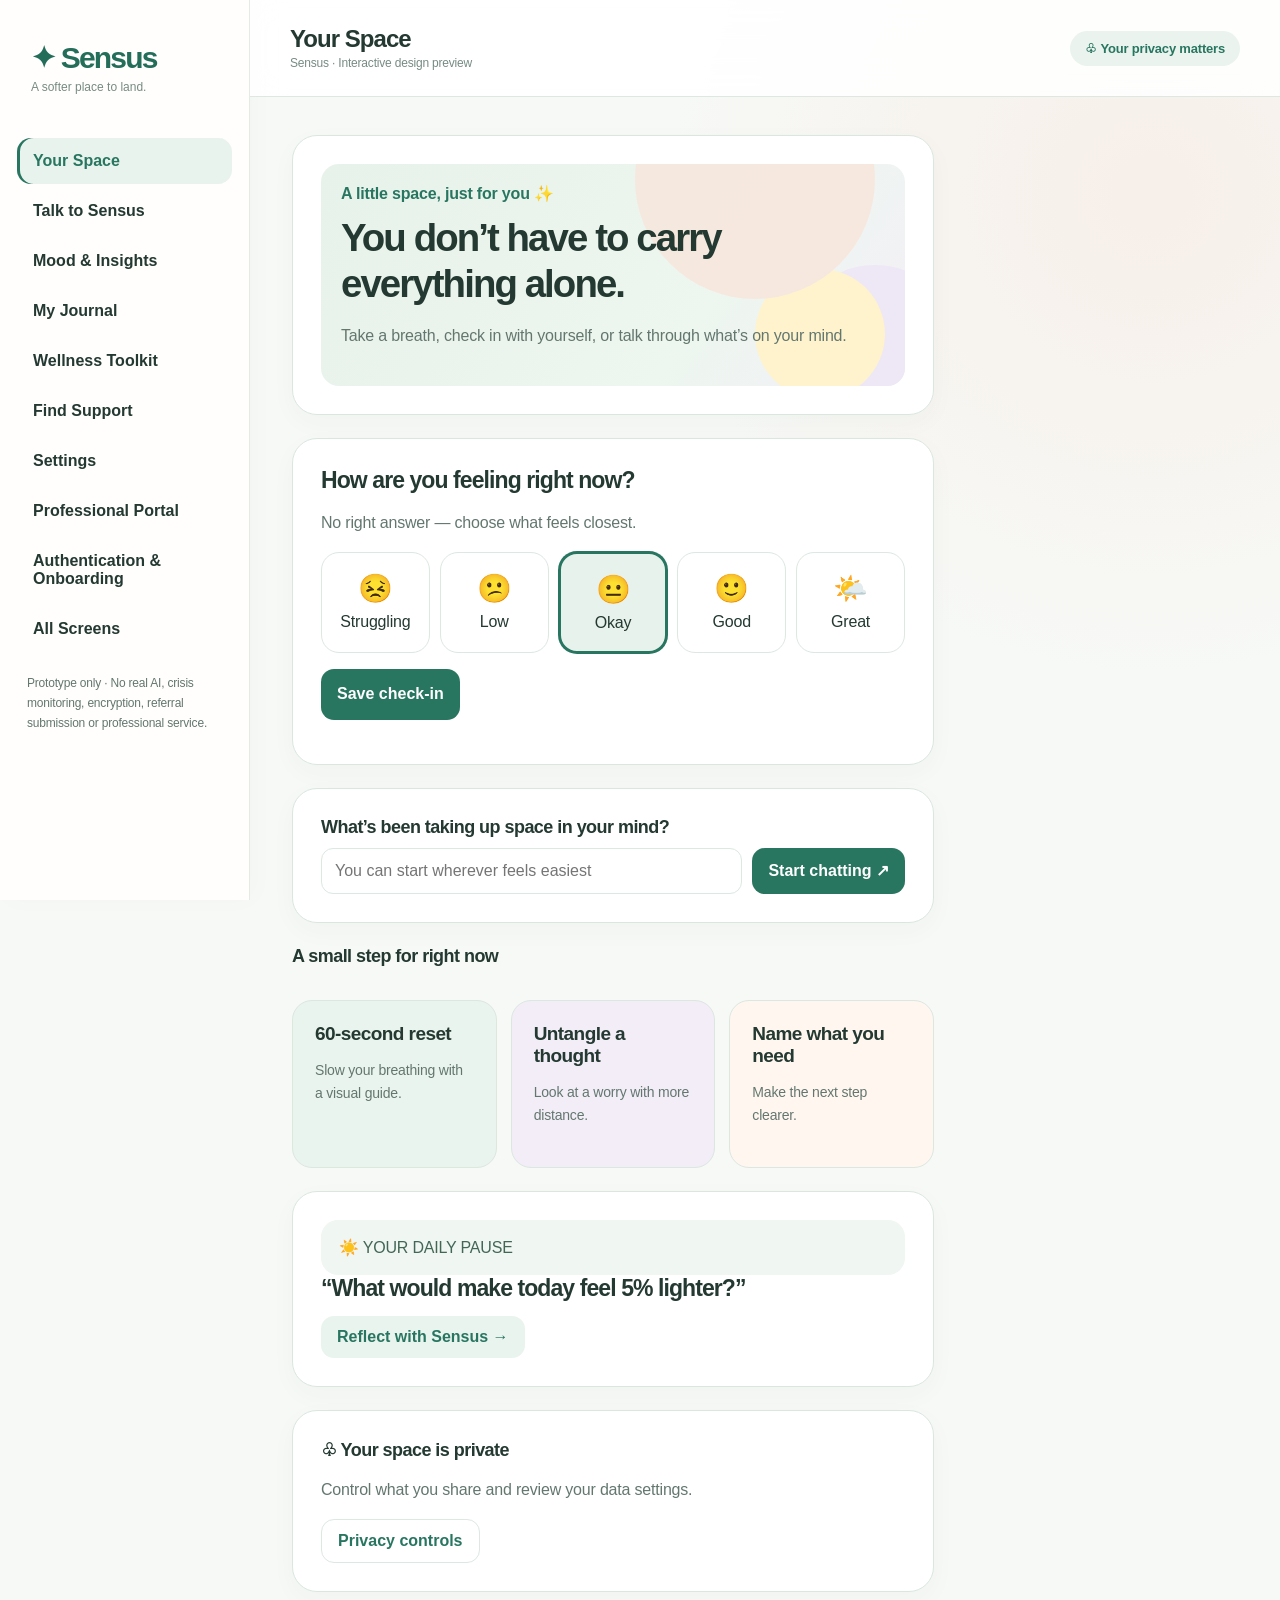
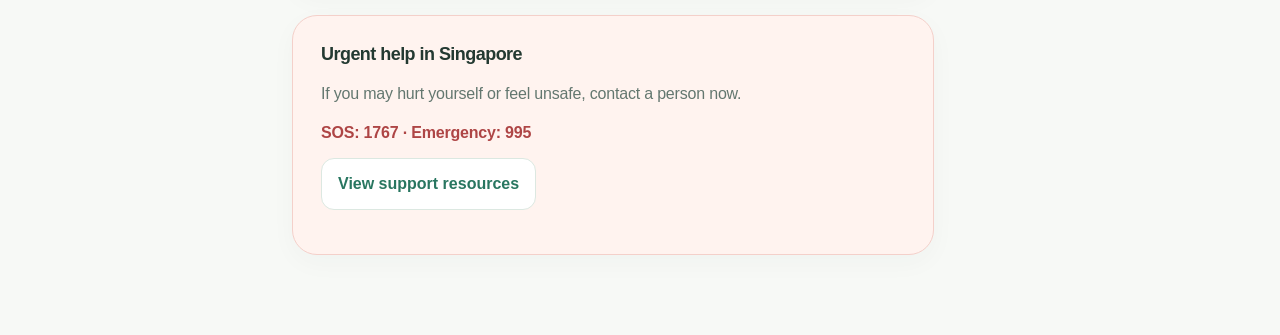
<file: index.html>
<!doctype html>
<html lang="en">
  <head>
    <meta charset="utf-8">
    <meta name="viewport" content="width=device-width,initial-scale=1">
    <title>Your Space — Sensus</title>
    <link rel="stylesheet" href="css/style.css">
  </head>
  <body data-page="Your Space" data-base="">
    <div class="layout">
      <aside>
        <div class="brand">✦ Sensus<small>A softer place to land.</small></div>
        <nav id="nav" aria-label="Main navigation"></nav>
        <p style="font-size:12px;padding:10px">Prototype only · No real AI, crisis monitoring, encryption, referral submission or professional service.</p>
      </aside>
      <main>
        <header>
          <div><strong id="title">Your Space</strong>
            <div><span>Sensus · Interactive design preview</span></div>
          </div><span class="pill">♧ Your privacy matters</span>
        </header>
        <div class="content" id="app"></div>
      </main>
    </div>
    <script src="js/app.js"></script>
  </body>
</html>
</file>
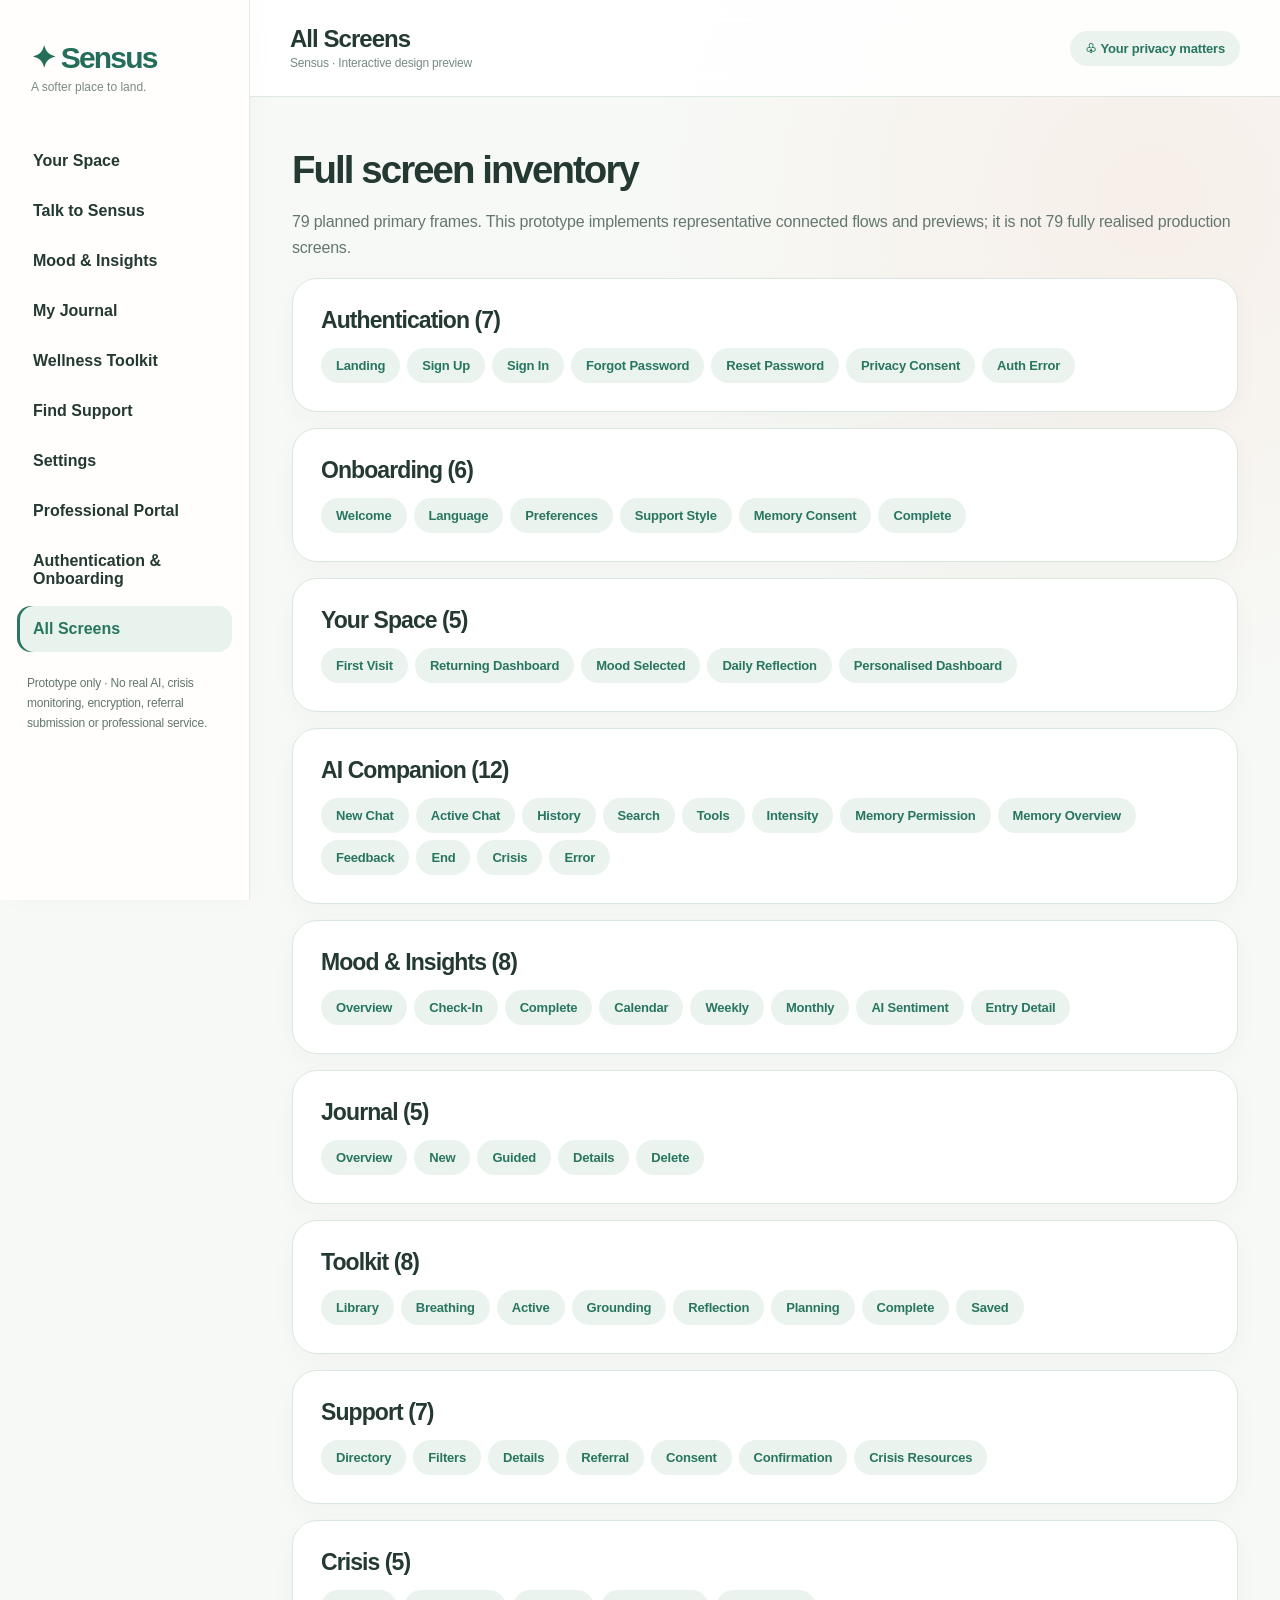
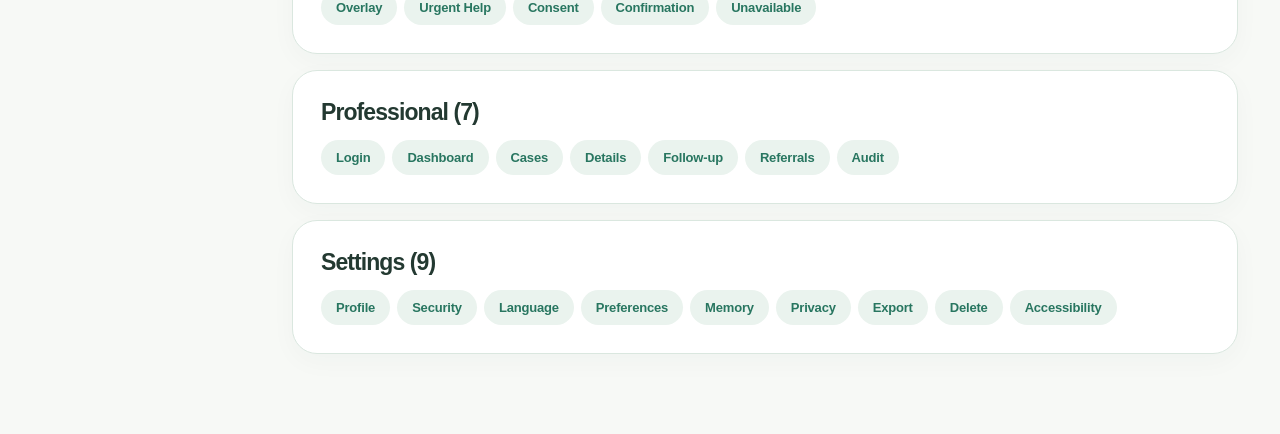
<file: pages/all-screens.html>
<!doctype html>
<html lang="en">
  <head>
    <meta charset="utf-8">
    <meta name="viewport" content="width=device-width,initial-scale=1">
    <title>All Screens — Sensus</title>
    <link rel="stylesheet" href="../css/style.css">
  </head>
  <body data-page="All Screens" data-base="../">
    <div class="layout">
      <aside>
        <div class="brand">✦ Sensus<small>A softer place to land.</small></div>
        <nav id="nav" aria-label="Main navigation"></nav>
        <p style="font-size:12px;padding:10px">Prototype only · No real AI, crisis monitoring, encryption, referral submission or professional service.</p>
      </aside>
      <main>
        <header>
          <div><strong id="title">All Screens</strong>
            <div><span>Sensus · Interactive design preview</span></div>
          </div><span class="pill">♧ Your privacy matters</span>
        </header>
        <div class="content" id="app"></div>
      </main>
    </div>
    <script src="../js/app.js"></script>
  </body>
</html>
</file>
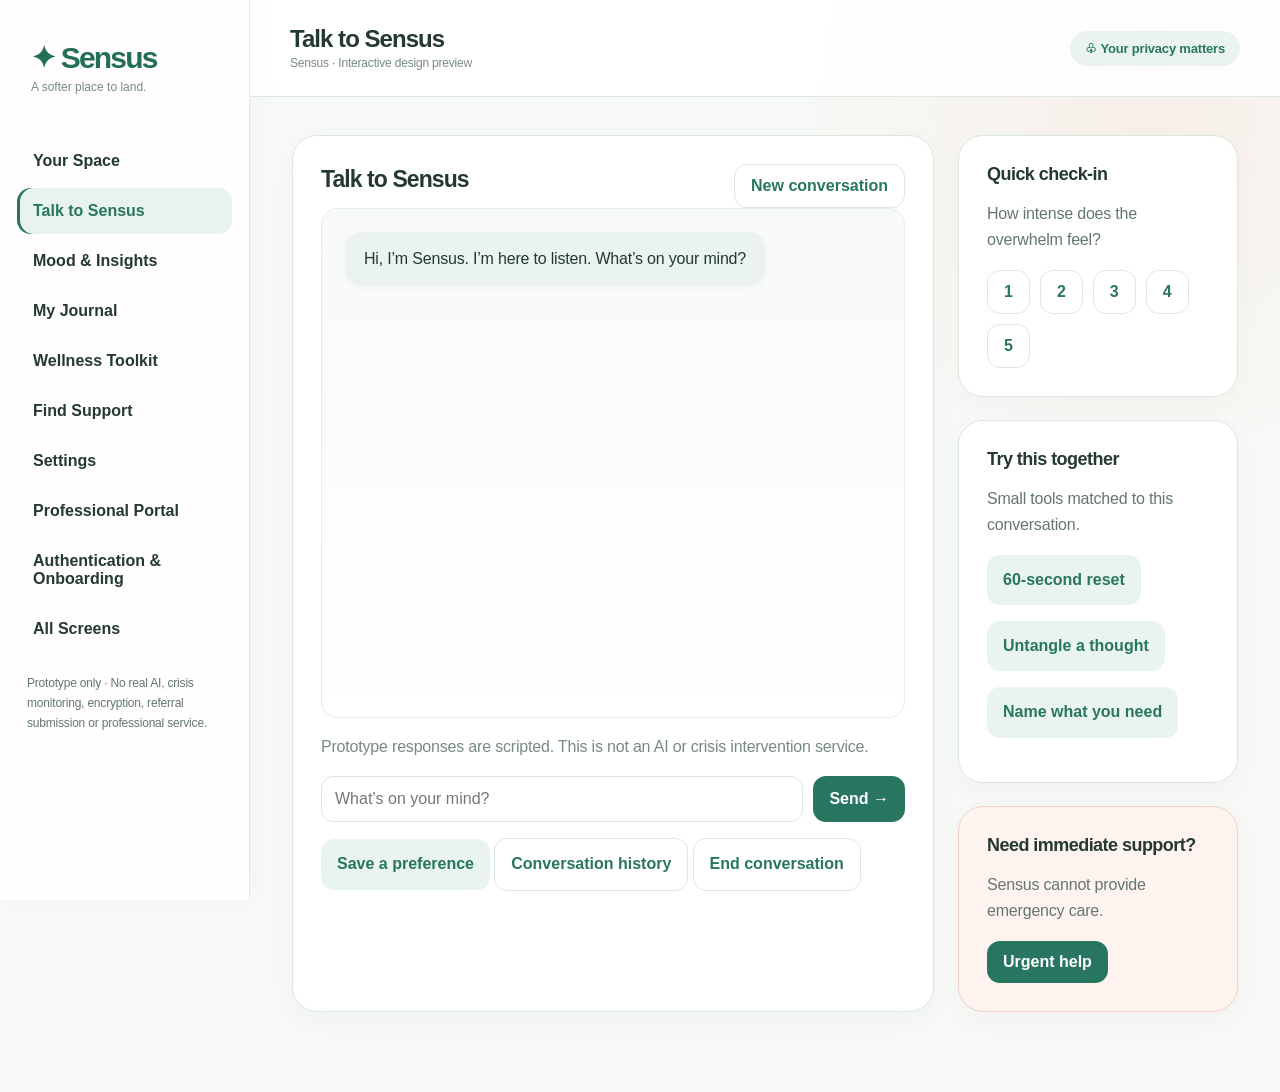
<file: pages/chat.html>
<!doctype html>
<html lang="en">
  <head>
    <meta charset="utf-8">
    <meta name="viewport" content="width=device-width,initial-scale=1">
    <title>All Screens — Sensus</title>
    <link rel="stylesheet" href="../css/style.css">
  </head>
  <body data-page="Talk to Sensus" data-base="../">
    <div class="layout">
      <aside>
        <div class="brand">✦ Sensus<small>A softer place to land.</small></div>
        <nav id="nav" aria-label="Main navigation"></nav>
        <p style="font-size:12px;padding:10px">Prototype only · No real AI, crisis monitoring, encryption, referral submission or professional service.</p>
      </aside>
      <main>
        <header>
          <div><strong id="title">All Screens</strong>
            <div><span>Sensus · Interactive design preview</span></div>
          </div><span class="pill">♧ Your privacy matters</span>
        </header>
        <div class="content" id="app"></div>
      </main>
    </div>
    <script src="../js/app.js"></script>
  </body>
</html>
</file>
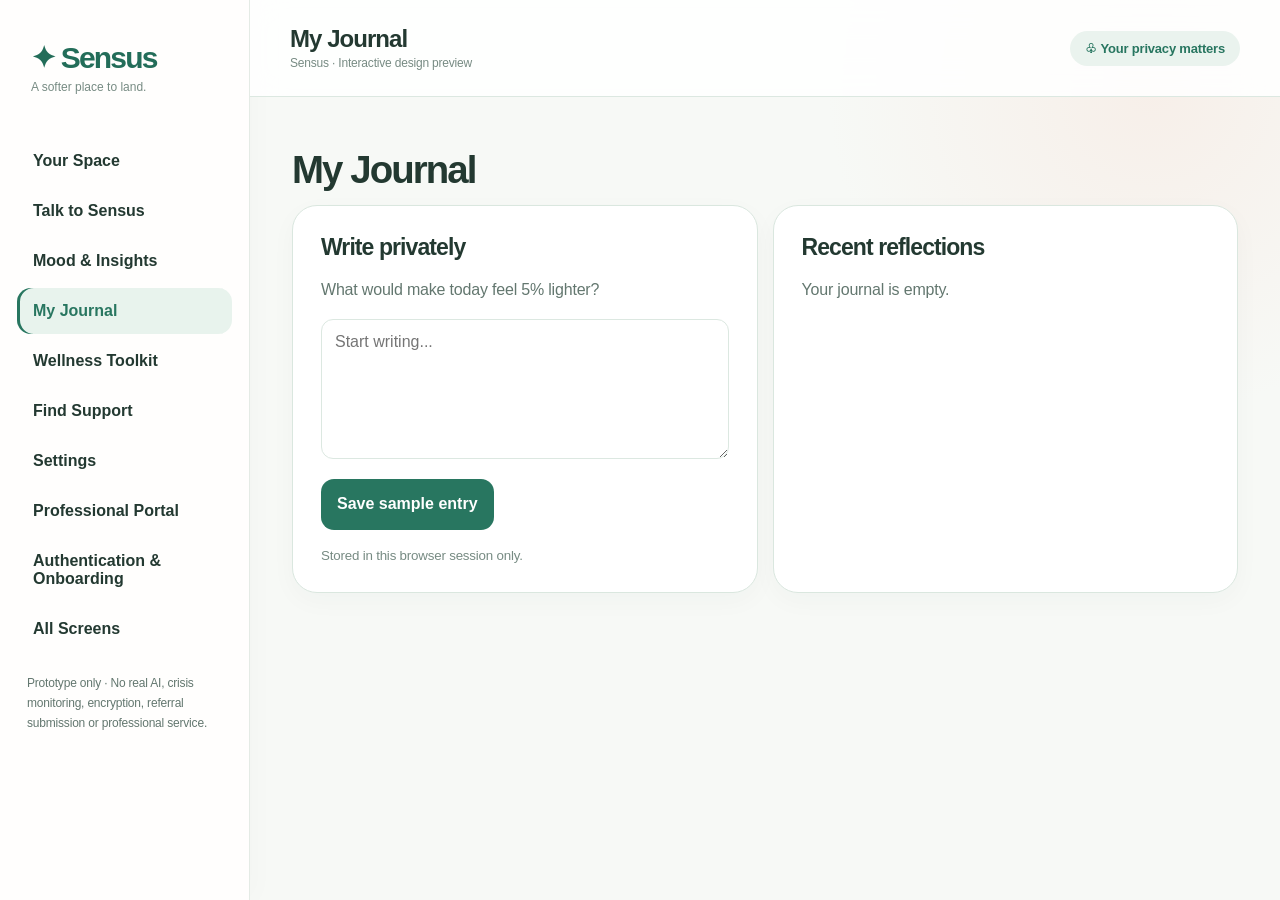
<file: pages/journal.html>
<!doctype html>
<html lang="en">
  <head>
    <meta charset="utf-8">
    <meta name="viewport" content="width=device-width,initial-scale=1">
    <title>My Journal — Sensus</title>
    <link rel="stylesheet" href="../css/style.css">
  </head>
  <body data-page="My Journal" data-base="../">
    <div class="layout">
      <aside>
        <div class="brand">✦ Sensus<small>A softer place to land.</small></div>
        <nav id="nav" aria-label="Main navigation"></nav>
        <p style="font-size:12px;padding:10px">Prototype only · No real AI, crisis monitoring, encryption, referral submission or professional service.</p>
      </aside>
      <main>
        <header>
          <div><strong id="title">My Journal</strong>
            <div><span>Sensus · Interactive design preview</span></div>
          </div><span class="pill">♧ Your privacy matters</span>
        </header>
        <div class="content" id="app"></div>
      </main>
    </div>
    <script src="../js/app.js"></script>
  </body>
</html>
</file>
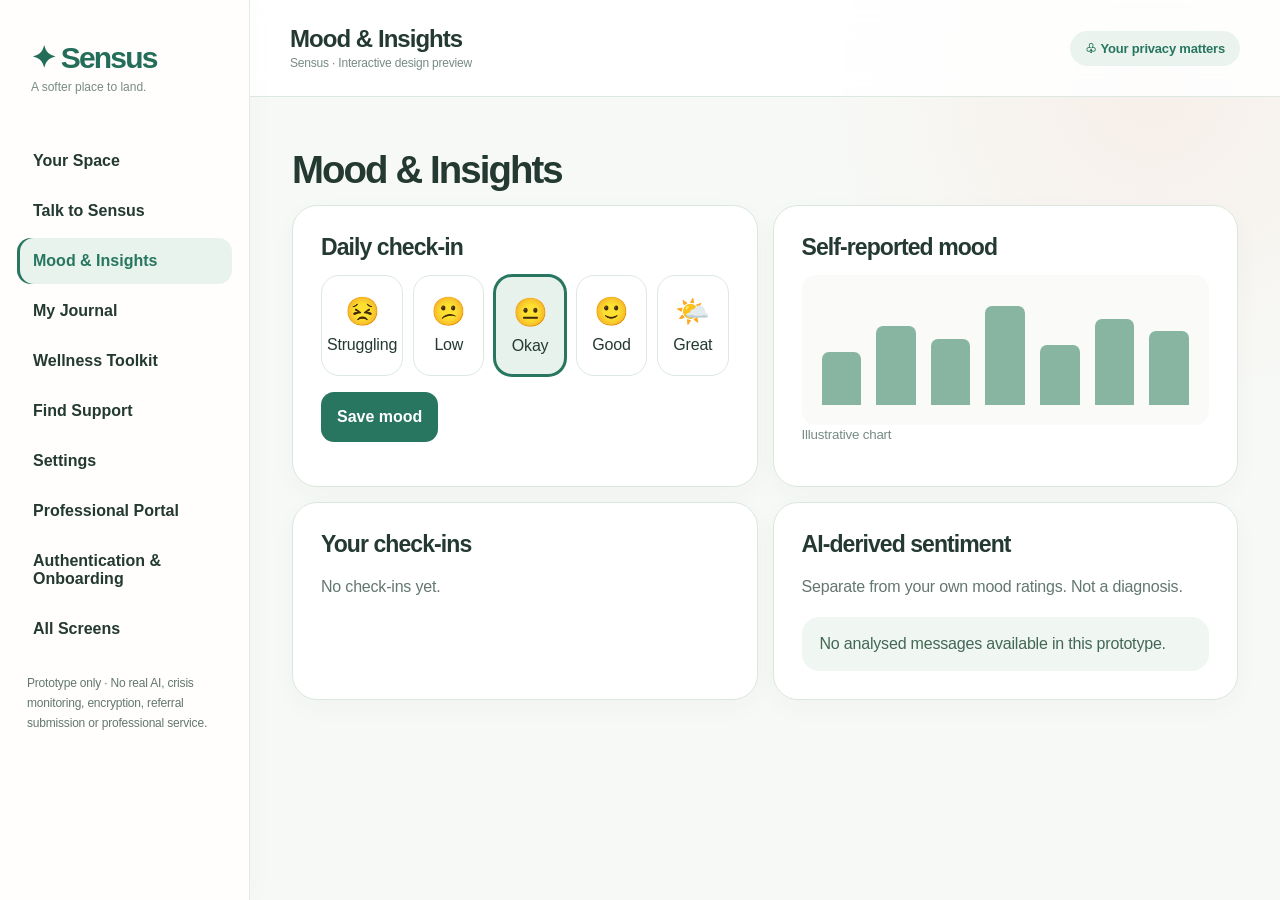
<file: pages/mood.html>
<!doctype html>
<html lang="en">
  <head>
    <meta charset="utf-8">
    <meta name="viewport" content="width=device-width,initial-scale=1">
    <title>Mood & Insights — Sensus</title>
    <link rel="stylesheet" href="../css/style.css">
  </head>
  <body data-page="Mood & Insights" data-base="../">
    <div class="layout">
      <aside>
        <div class="brand">✦ Sensus<small>A softer place to land.</small></div>
        <nav id="nav" aria-label="Main navigation"></nav>
        <p style="font-size:12px;padding:10px">Prototype only · No real AI, crisis monitoring, encryption, referral submission or professional service.</p>
      </aside>
      <main>
        <header>
          <div><strong id="title">Mood & Insights</strong>
            <div><span>Sensus · Interactive design preview</span></div>
          </div><span class="pill">♧ Your privacy matters</span>
        </header>
        <div class="content" id="app"></div>
      </main>
    </div>
    <script src="../js/app.js"></script>
  </body>
</html>
</file>
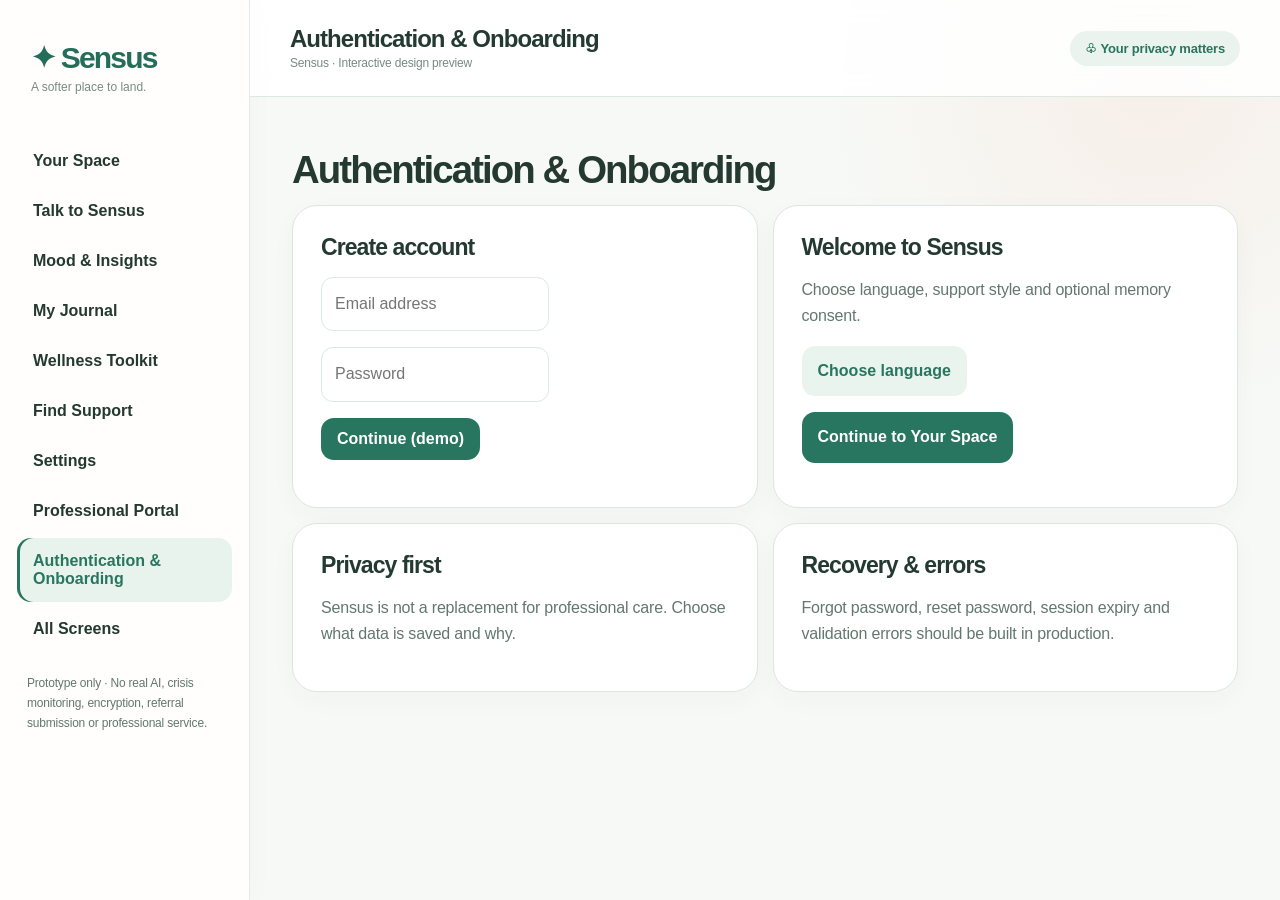
<file: pages/onboarding.html>
<!doctype html>
<html lang="en">
  <head>
    <meta charset="utf-8">
    <meta name="viewport" content="width=device-width,initial-scale=1">
    <title>Authentication & Onboarding — Sensus</title>
    <link rel="stylesheet" href="../css/style.css">
  </head>
  <body data-page="Authentication & Onboarding" data-base="../">
    <div class="layout">
      <aside>
        <div class="brand">✦ Sensus<small>A softer place to land.</small></div>
        <nav id="nav" aria-label="Main navigation"></nav>
        <p style="font-size:12px;padding:10px">Prototype only · No real AI, crisis monitoring, encryption, referral submission or professional service.</p>
      </aside>
      <main>
        <header>
          <div><strong id="title">Authentication & Onboarding</strong>
            <div><span>Sensus · Interactive design preview</span></div>
          </div><span class="pill">♧ Your privacy matters</span>
        </header>
        <div class="content" id="app"></div>
      </main>
    </div>
    <script src="../js/app.js"></script>
  </body>
</html>
</file>
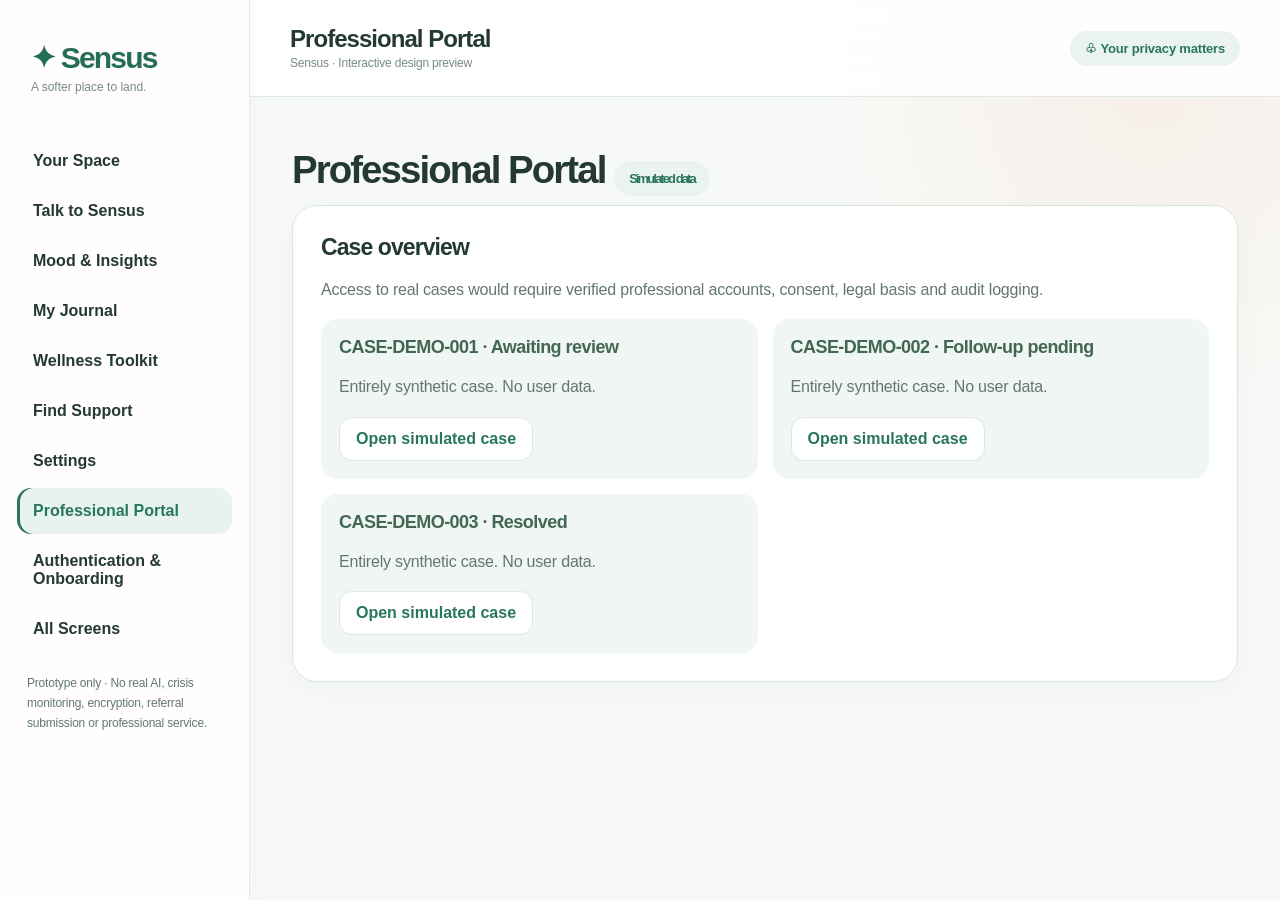
<file: pages/professional.html>
<!doctype html>
<html lang="en">
  <head>
    <meta charset="utf-8">
    <meta name="viewport" content="width=device-width,initial-scale=1">
    <title>Professional Portal — Sensus</title>
    <link rel="stylesheet" href="../css/style.css">
  </head>
  <body data-page="Professional Portal" data-base="../">
    <div class="layout">
      <aside>
        <div class="brand">✦ Sensus<small>A softer place to land.</small></div>
        <nav id="nav" aria-label="Main navigation"></nav>
        <p style="font-size:12px;padding:10px">Prototype only · No real AI, crisis monitoring, encryption, referral submission or professional service.</p>
      </aside>
      <main>
        <header>
          <div><strong id="title">Professional Portal</strong>
            <div><span>Sensus · Interactive design preview</span></div>
          </div><span class="pill">♧ Your privacy matters</span>
        </header>
        <div class="content" id="app"></div>
      </main>
    </div>
    <script src="../js/app.js"></script>
  </body>
</html>
</file>
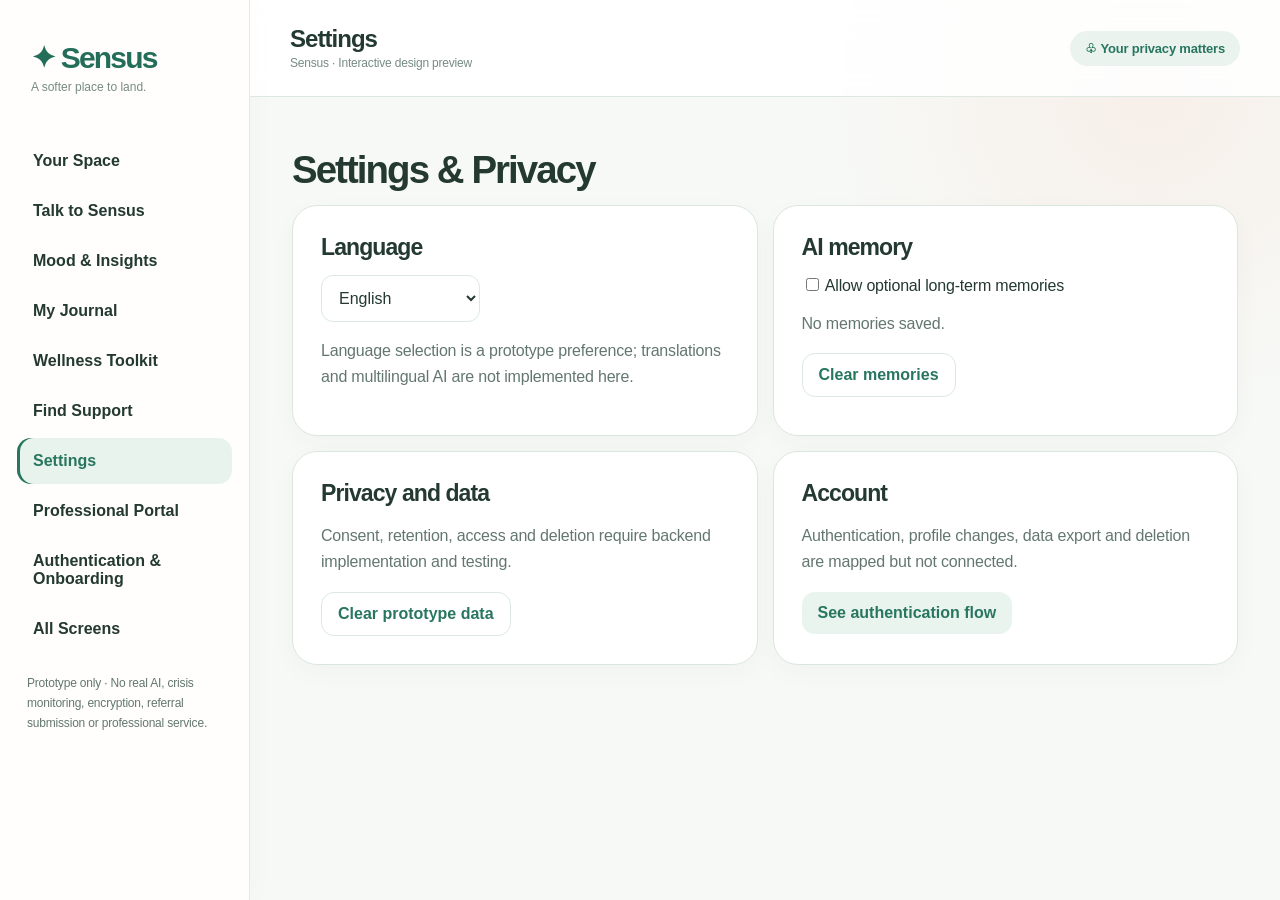
<file: pages/settings.html>
<!doctype html>
<html lang="en">
  <head>
    <meta charset="utf-8">
    <meta name="viewport" content="width=device-width,initial-scale=1">
    <title>Settings — Sensus</title>
    <link rel="stylesheet" href="../css/style.css">
  </head>
  <body data-page="Settings" data-base="../">
    <div class="layout">
      <aside>
        <div class="brand">✦ Sensus<small>A softer place to land.</small></div>
        <nav id="nav" aria-label="Main navigation"></nav>
        <p style="font-size:12px;padding:10px">Prototype only · No real AI, crisis monitoring, encryption, referral submission or professional service.</p>
      </aside>
      <main>
        <header>
          <div><strong id="title">Settings</strong>
            <div><span>Sensus · Interactive design preview</span></div>
          </div><span class="pill">♧ Your privacy matters</span>
        </header>
        <div class="content" id="app"></div>
      </main>
    </div>
    <script src="../js/app.js"></script>
  </body>
</html>
</file>
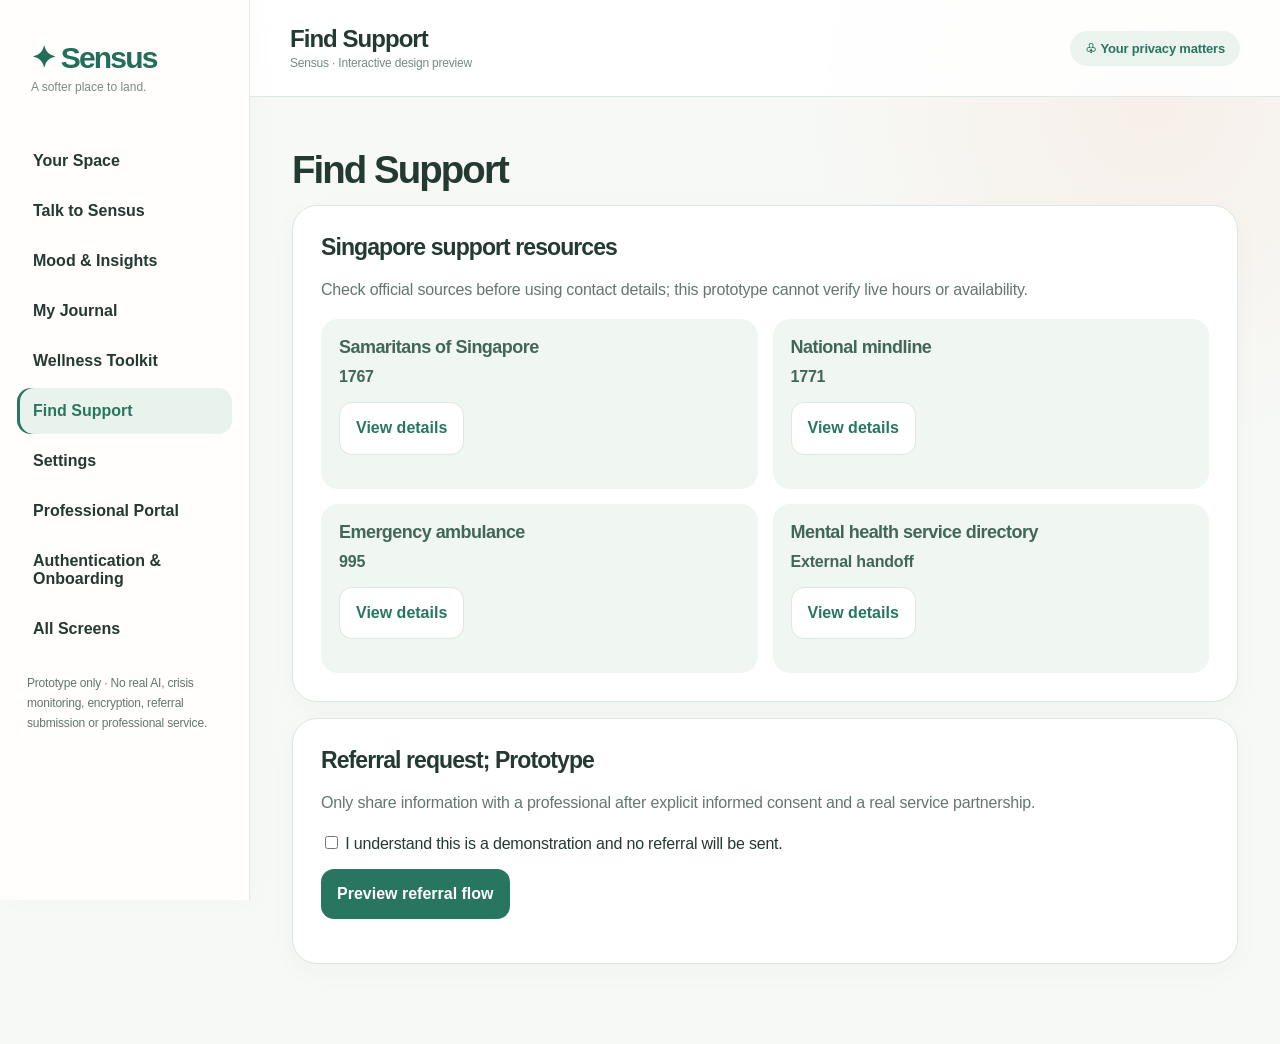
<file: pages/support.html>
<!doctype html>
<html lang="en">
  <head>
    <meta charset="utf-8">
    <meta name="viewport" content="width=device-width,initial-scale=1">
    <title>Find Support — Sensus</title>
    <link rel="stylesheet" href="../css/style.css">
  </head>
  <body data-page="Find Support" data-base="../">
    <div class="layout">
      <aside>
        <div class="brand">✦ Sensus<small>A softer place to land.</small></div>
        <nav id="nav" aria-label="Main navigation"></nav>
        <p style="font-size:12px;padding:10px">Prototype only · No real AI, crisis monitoring, encryption, referral submission or professional service.</p>
      </aside>
      <main>
        <header>
          <div><strong id="title">Find Support</strong>
            <div><span>Sensus · Interactive design preview</span></div>
          </div><span class="pill">♧ Your privacy matters</span>
        </header>
        <div class="content" id="app"></div>
      </main>
    </div>
    <script src="../js/app.js"></script>
  </body>
</html>
</file>
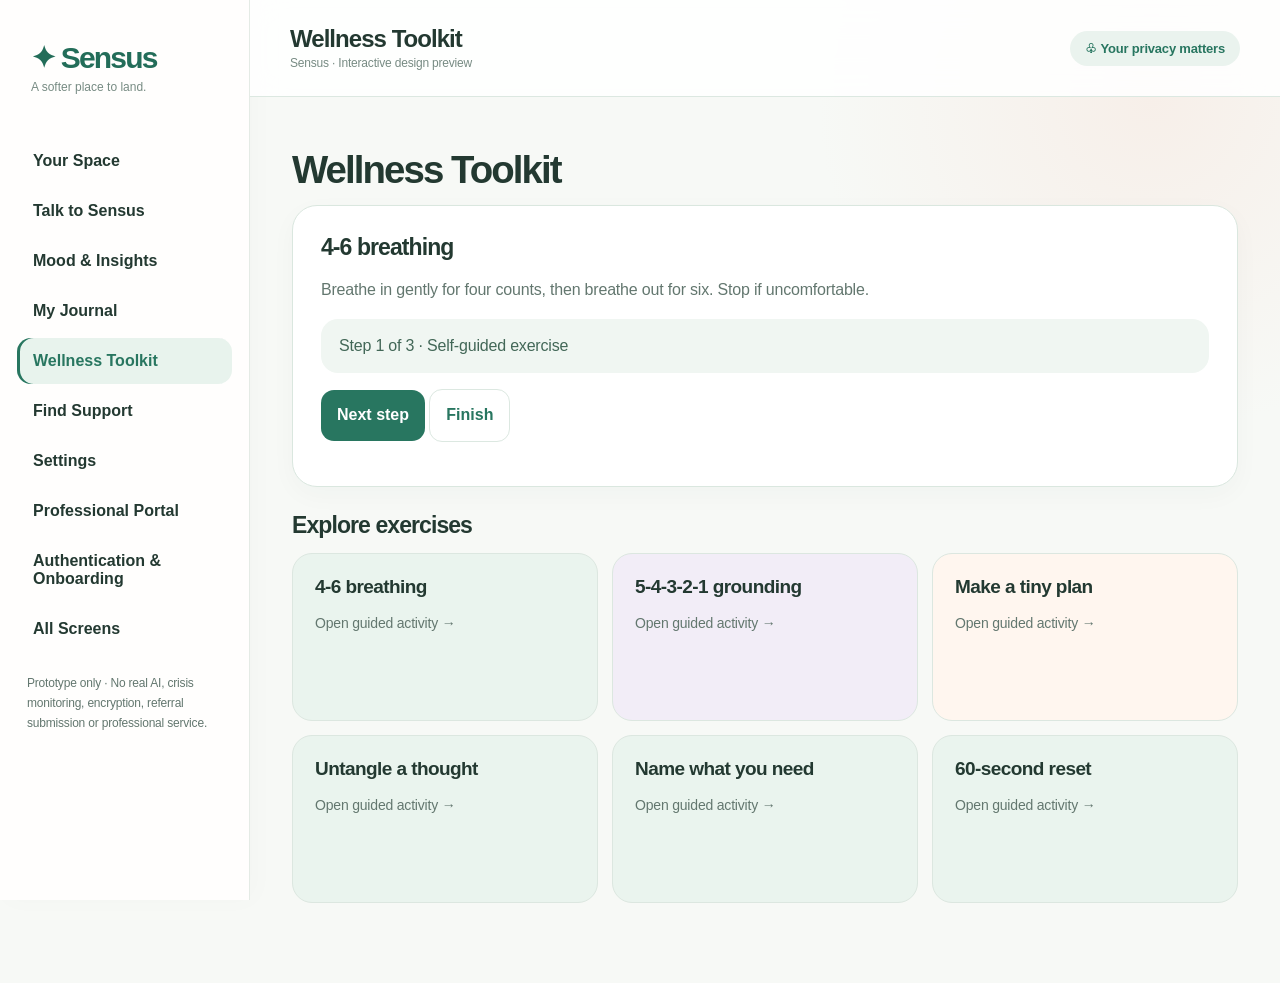
<file: pages/toolkit.html>
<!doctype html>
<html lang="en">
  <head>
    <meta charset="utf-8">
    <meta name="viewport" content="width=device-width,initial-scale=1">
    <title>Wellness Toolkit — Sensus</title>
    <link rel="stylesheet" href="../css/style.css">
  </head>
  <body data-page="Wellness Toolkit" data-base="../">
    <div class="layout">
      <aside>
        <div class="brand">✦ Sensus<small>A softer place to land.</small></div>
        <nav id="nav" aria-label="Main navigation"></nav>
        <p style="font-size:12px;padding:10px">Prototype only · No real AI, crisis monitoring, encryption, referral submission or professional service.</p>
      </aside>
      <main>
        <header>
          <div><strong id="title">Wellness Toolkit</strong>
            <div><span>Sensus · Interactive design preview</span></div>
          </div><span class="pill">♧ Your privacy matters</span>
        </header>
        <div class="content" id="app"></div>
      </main>
    </div>
    <script src="../js/app.js"></script>
  </body>
</html>
</file>
<file: css/style.css>
:root {
  --green: #2f7965;
  --ink: #253932;
  --muted: #71847c;
  --line: #d9e6df;
  --bg: #f6f8f5;
  --soft: #eaf3ee;
}
* {
  box-sizing: border-box;
}
body {
  margin: 0;
  background: var(--bg);
  font: 16px Inter, ui-sans-serif, system-ui, Arial;
  color: var(--ink);
}
button,
input,
textarea,
select {
  font: inherit;
}
button {
  cursor: pointer;
  border: 0;
  border-radius: 13px;
  padding: 12px 16px;
  background: var(--green);
  color: white;
}
button.alt {
  background: white;
  color: var(--green);
  border: 1px solid var(--line);
}
button.soft {
  background: var(--soft);
  color: var(--green);
}
button:focus-visible,
a:focus-visible,
input:focus-visible {
  outline: 3px solid #c6a1ed;
}
.layout {
  display: flex;
  min-height: 100vh;
}
aside {
  width: 240px;
  background: white;
  border-right: 1px solid var(--line);
  padding: 24px 16px;
  position: sticky;
  top: 0;
  height: 100vh;
  overflow: auto;
}
.brand {
  font-size: 27px;
  font-weight: 800;
  color: var(--green);
  padding: 8px 14px 28px;
}
.brand small {
  display: block;
  font-size: 11px;
  font-weight: 500;
  color: var(--muted);
}
nav button {
  display: block;
  width: 100%;
  text-align: left;
  background: transparent;
  color: var(--ink);
  margin: 4px 0;
}
nav button.active,
nav button:hover {
  background: var(--soft);
  color: var(--green);
}
main {
  flex: 1;
  min-width: 0;
}
header {
  background: #fff;
  border-bottom: 1px solid var(--line);
  padding: 20px 35px;
  display: flex;
  justify-content: space-between;
  align-items: center;
}
header strong {
  font-size: 22px;
}
header span {
  color: var(--muted);
  font-size: 13px;
}
.content {
  max-width: 1250px;
  padding: 32px 34px;
  margin: auto;
}
.grid {
  display: grid;
  grid-template-columns: 2fr 1fr;
  gap: 24px;
}
.stack {
  display: grid;
  gap: 20px;
}
.card {
  background: white;
  border: 1px solid var(--line);
  border-radius: 24px;
  padding: 25px;
  box-shadow: 0 4px 12px #244b3605;
}
.hero {
  background: #eaf3ee;
  min-height: 190px;
  position: relative;
  overflow: hidden;
}
.hero:after {
  content: "";
  position: absolute;
  width: 180px;
  height: 180px;
  border-radius: 50%;
  background: #f8e9de;
  right: 40px;
  top: -40px;
  opacity: 0.9;
}
.hero > * {
  position: relative;
  z-index: 1;
}
h1 {
  font-size: 31px;
  margin: 12px 0;
}
h2 {
  font-size: 23px;
  margin: 0 0 14px;
}
h3 {
  font-size: 18px;
  margin: 0 0 10px;
}
p {
  line-height: 1.6;
  color: #63776f;
}
small,
.sub {
  color: var(--muted);
}
.row {
  display: flex;
  gap: 10px;
  align-items: center;
  flex-wrap: wrap;
}
.between {
  justify-content: space-between;
}
.moods {
  display: grid;
  grid-template-columns: repeat(5, 1fr);
  gap: 10px;
}
.mood {
  padding: 15px 5px;
  border: 1px solid var(--line);
  border-radius: 16px;
  text-align: center;
  background: white;
  cursor: pointer;
}
.mood.selected {
  border: 2px solid var(--green);
  background: var(--soft);
}
.mood b {
  display: block;
  font-size: 25px;
  margin-bottom: 8px;
}
.inputrow {
  display: flex;
  gap: 10px;
}
.inputrow input {
  flex: 1;
}
input,
textarea,
select {
  padding: 13px;
  border: 1px solid var(--line);
  border-radius: 12px;
  background: white;
  color: var(--ink);
  max-width: 100%;
}
textarea {
  width: 100%;
  min-height: 140px;
}
.tiles {
  display: grid;
  grid-template-columns: repeat(3, 1fr);
  gap: 14px;
}
.tile {
  background: var(--soft);
  padding: 18px;
  border-radius: 18px;
  cursor: pointer;
}
.tile:nth-child(2) {
  background: #f2edf7;
}
.tile:nth-child(3) {
  background: #fff6ef;
}
.crisis {
  background: #fff2ef;
  border-color: #f5c9c4;
}
.crisis strong {
  color: #ae4545;
}
.chat {
  height: 420px;
  overflow: auto;
  padding: 12px;
  background: #fbfcfb;
  border-radius: 16px;
  display: flex;
  flex-direction: column;
  gap: 10px;
}
.bubble {
  padding: 13px 16px;
  max-width: 82%;
  border-radius: 17px;
  background: #eaf3ee;
  align-self: flex-start;
  line-height: 1.5;
}
.bubble.me {
  align-self: flex-end;
  background: #2f7965;
  color: white;
}
.pill {
  padding: 8px 12px;
  border-radius: 30px;
  background: var(--soft);
  font-size: 13px;
  color: var(--green);
}
.two {
  display: grid;
  grid-template-columns: repeat(2, 1fr);
  gap: 15px;
}
.note {
  padding: 13px 16px;
  background: #f0f6f2;
  border-radius: 13px;
  color: #426757;
}
.hidden {
  display: none;
}
.bars {
  height: 150px;
  display: flex;
  align-items: end;
  gap: 15px;
  padding: 20px;
  background: #fafbf9;
  border-radius: 14px;
}
.bars i {
  flex: 1;
  background: #87b5a2;
  border-radius: 7px 7px 0 0;
}
.screenlist {
  display: flex;
  flex-wrap: wrap;
  gap: 7px;
}
.screenlist button {
  font-size: 12px;
  padding: 7px 10px;
}
.muted {
  color: var(--muted);
}
@media (max-width: 950px) {
  aside {
    width: 190px;
  }
  .grid {
    grid-template-columns: 1fr;
  }
  .tiles {
    grid-template-columns: 1fr 1fr;
  }
}
@media (max-width: 650px) {
  .layout {
    display: block;
  }
  aside {
    height: auto;
    position: static;
    width: auto;
    padding: 8px;
  }
  .brand {
    padding: 10px;
  }
  nav {
    display: flex;
    overflow: auto;
  }
  nav button {
    white-space: nowrap;
    font-size: 12px;
  }
  header {
    padding: 14px;
  }
  .content {
    padding: 15px;
  }
  .tiles,
  .two {
    grid-template-columns: 1fr;
  }
  .moods {
    gap: 3px;
  }
  .mood {
    font-size: 11px;
  }
  .mood b {
    font-size: 19px;
  }
}

:root {
  --green: #287660;
  --ink: #233931;
  --muted: #778b83;
  --line: #dce8e1;
  --bg: #f7f9f6;
  --soft: #eaf4ee;
}
body {
  background: radial-gradient(circle at 90% 10%, #f7efe9 0, transparent 23%),
    #f7f9f6;
  font-family: Inter, ui-sans-serif, -apple-system, BlinkMacSystemFont,
    "Segoe UI", sans-serif;
  letter-spacing: -0.012em;
}
aside {
  width: 250px;
  padding: 32px 17px;
  background: #fffefdf5;
  box-shadow: 5px 0 25px #244b3605;
  border-color: #e4ebe5;
}
.brand {
  font-size: 30px;
  letter-spacing: -0.06em;
  color: #236d59;
  padding-bottom: 35px;
}
.brand small {
  letter-spacing: 0;
  font-size: 12px;
  line-height: 2;
}
nav button {
  font-weight: 600;
  padding: 14px 16px;
  border-radius: 14px;
  transition: background 0.15s, transform 0.15s;
}
nav button.active {
  background: #e8f3ed;
  box-shadow: inset 3px 0 #287660;
}
header {
  padding: 25px 40px;
  background: #ffffffdc;
  backdrop-filter: blur(16px);
}
header strong {
  font-size: 24px;
  letter-spacing: -0.04em;
}
header span {
  font-size: 12px;
}
.content {
  max-width: 1390px;
  padding: 38px 42px 80px;
}
.grid {
  grid-template-columns: minmax(0, 2.12fr) minmax(280px, 0.88fr);
  gap: 24px;
}
.stack {
  gap: 23px;
}
.card {
  border-radius: 25px;
  padding: 28px;
  box-shadow: 0 8px 26px #2c4f3a08;
  border: 1px solid #dae7df;
}
.hero {
  background: linear-gradient(125deg, #e7f2eb 0%, #edf6ef 66%, #f4eff8 100%);
  min-height: 222px;
}
.hero:after {
  width: 240px;
  height: 240px;
  right: 30px;
  top: -105px;
  background: #f7e7dc;
  box-shadow: 65px 155px 0 -55px #fff3c9, 120px 170px 0 -36px #eee6f6;
}
h1 {
  font-size: clamp(28px, 3vw, 39px);
  line-height: 1.2;
  letter-spacing: -0.05em;
}
h2 {
  font-size: 23px;
  letter-spacing: -0.04em;
}
h3 {
  letter-spacing: -0.03em;
}
p {
  line-height: 1.65;
}
button {
  font-weight: 650;
  transition: transform 0.16s, filter 0.16s, background 0.16s;
}
button:hover {
  filter: brightness(0.96);
  transform: translateY(-1px);
}
button:active {
  transform: translateY(0);
}
.mood {
  padding: 19px 5px;
  border-radius: 18px;
  transition: 0.2s;
  background: #fff;
}
.mood:hover {
  border-color: #88b6a3;
  transform: translateY(-2px);
}
.mood.selected {
  box-shadow: 0 0 0 1px #287660;
  background: #e8f2ec;
}
.mood b {
  font-size: 28px;
}
.tile {
  min-height: 168px;
  padding: 22px;
  border: 1px solid #dce7e0;
  border-radius: 20px;
  transition: transform 0.2s;
}
.tile:hover {
  transform: translateY(-4px);
}
.tile h3 {
  font-size: 19px;
}
.tile p {
  font-size: 14px;
}
.inputrow input {
  min-width: 0;
  flex: 1;
}
.chat {
  height: 510px;
  background: linear-gradient(180deg, #f7faf7, #fff);
  border: 1px solid #e6eee8;
  padding: 23px;
  gap: 14px;
}
.bubble {
  padding: 15px 19px;
  box-shadow: 0 2px 6px #23472d09;
}
.bubble.me {
  background: #2e7c66;
}
.pill {
  background: #eaf3ee;
  padding: 10px 15px;
  font-weight: 650;
}
.note {
  padding: 18px;
  border-radius: 17px;
}
.crisis {
  background: #fff3ef;
  border-color: #f4d0ca;
}
@media (max-width: 950px) {
  aside {
    width: 200px;
  }
  .content {
    padding: 24px;
  }
  .grid {
    grid-template-columns: 1fr;
  }
}
@media (max-width: 650px) {
  aside {
    width: 100%;
    padding: 12px;
  }
  .brand {
    font-size: 23px;
    padding: 8px 10px;
  }
  nav button {
    padding: 10px 12px;
  }
  header {
    padding: 17px;
  }
  .content {
    padding: 16px;
  }
  .card {
    padding: 20px;
  }
  .hero {
    min-height: 190px;
  }
  .moods {
    grid-template-columns: repeat(5, minmax(0, 1fr));
  }
  .mood {
    padding: 10px 1px;
    font-size: 11px;
  }
  .mood b {
    font-size: 20px;
  }
}
</file>
